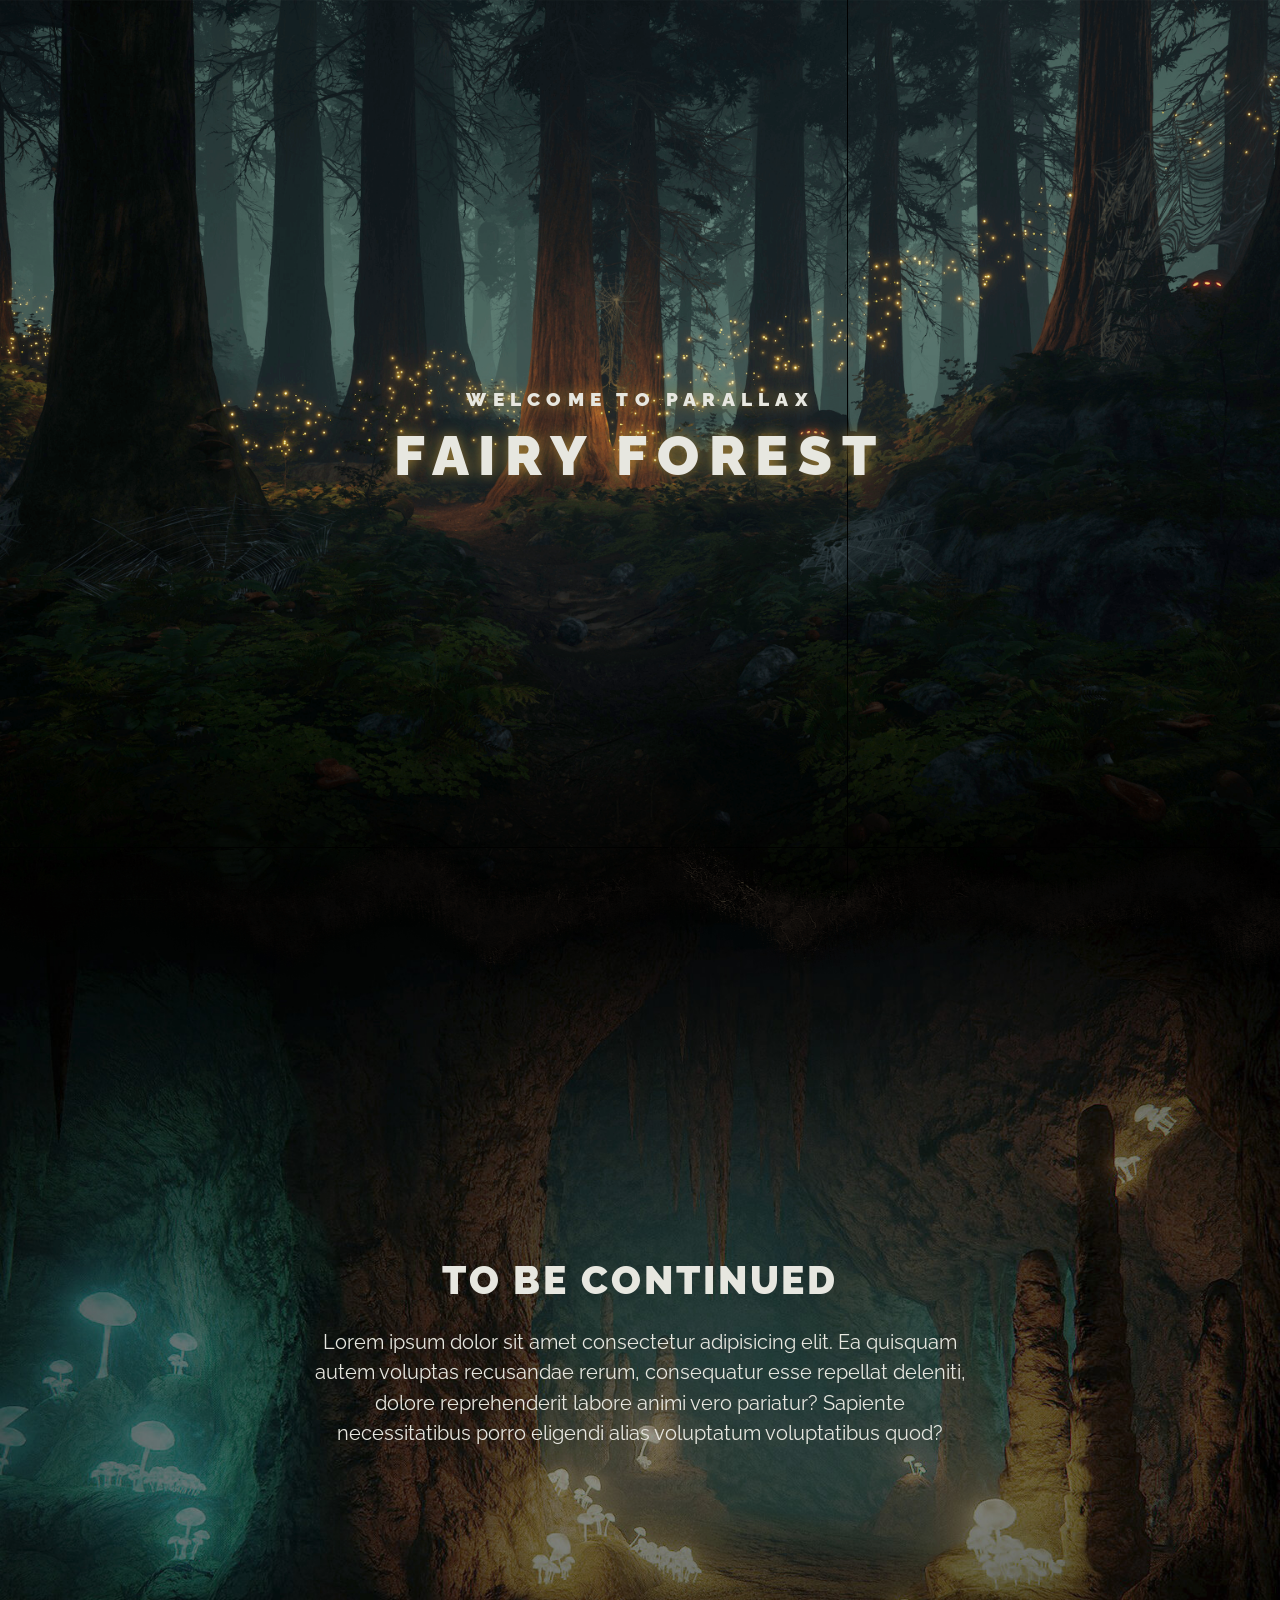
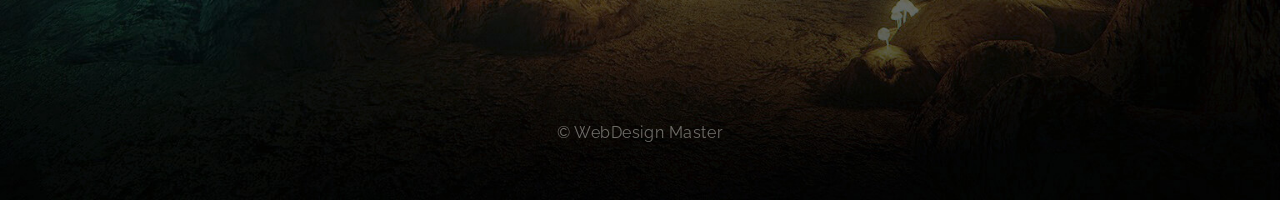
<file: my_projects/fairy_forest/index.html>
<!DOCTYPE html>
<html lang="en">
<head>

    <meta charset="UTF-8">
    <meta http-equiv="X-UA-Compatible" content="IE=edge">
    <meta name="viewport" content="width=device-width, initial-scale=1.0">

    <title>Fairy Forest</title>
    <link rel="manifest" href="/manifest.webmanifest">
    <link rel="icon" href="img/apple-touch-icon.png" sizes="any">
    <link rel="apple-touch-icon" href="img/apple-touch-icon.png">

    <link rel="stylesheet" href="css/style.css">

    <!-- <script src="libs/gsap/gsap.min.js" defer></script>
    <script src="libs/gsap/ScrollTrigger.min.js" defer></script>
    <script src="libs/gsap/ScrollSmoother.min.js" defer></script> -->

    <script src="js/app.js" defer></script>

</head>
<body>

    <div class="wrapper">
        <div class="content">

            <header class="main-header">
                <div class="layers">
                    <div class="layer__header">
                        <div class="layers__caption">Welcome to Parallax</div>
                        <div class="layers__title">Fairy Forest</div>
                    </div>
                    <div class="layer layers__base" style="background-image: url(img/layer-base.png);"></div>
                    <div class="layer layers__middle" style="background-image: url(img/layer-middle.png);"></div>
                    <div class="layer layers__front" style="background-image: url(img/layer-front.png);"></div>
                </div>
            </header>
        
            <article class="main-article" style="background-image: url(img/dungeon.jpg);">
                <div class="main-article__content">
                    <h2 class="main-article__header">To be continued</h2>
                    <p class="main-article__paragraph">Lorem ipsum dolor sit amet consectetur adipisicing elit. Ea quisquam autem voluptas recusandae rerum, consequatur esse repellat deleniti, dolore reprehenderit labore animi vero pariatur? Sapiente necessitatibus porro eligendi alias voluptatum voluptatibus quod?</p>
                </div>
                <div class="copy">© WebDesign Master</div>
            </article>

        </div>
    </div>
    
</body>
<!-- <body>

	<div class="wrapper">
		<div class="content">

			<header class="main-header">
				<div class="layers">
					<div class="layer__header">
						<div class="layers__caption">Welcome to Parallax</div>
						<div class="layers__title">Fairy Forest</div>
					</div>
					<div class="layer layers__base" style="background-image: url(img/layer-base.png);"></div>
					<div class="layer layers__middle" style="background-image: url(img/layer-middle.png);"></div>
					<div class="layer layers__front" style="background-image: url(img/layer-front.png);"></div>
				</div>
			</header>
		
			<article class="main-article" style="background-image: url(img/dungeon.jpg);">
				<div class="main-article__content">
					<h2 class="main-article__header">To be continued</h2>
					<p class="main-article__paragraph">Lorem ipsum dolor sit, amet consectetur adipisicing elit. Omnis error provident dignissimos facere. Repellendus tempore autem qui! Quia magnam tempora esse id necessitatibus corrupti mollitia expedita sapiente cum rerum, ut dicta laboriosam!</p>
				</div>
				<div class="copy">© WebDesign Master</div>
			</article>

		</div>
	</div>

</body> -->
</html>
</file>
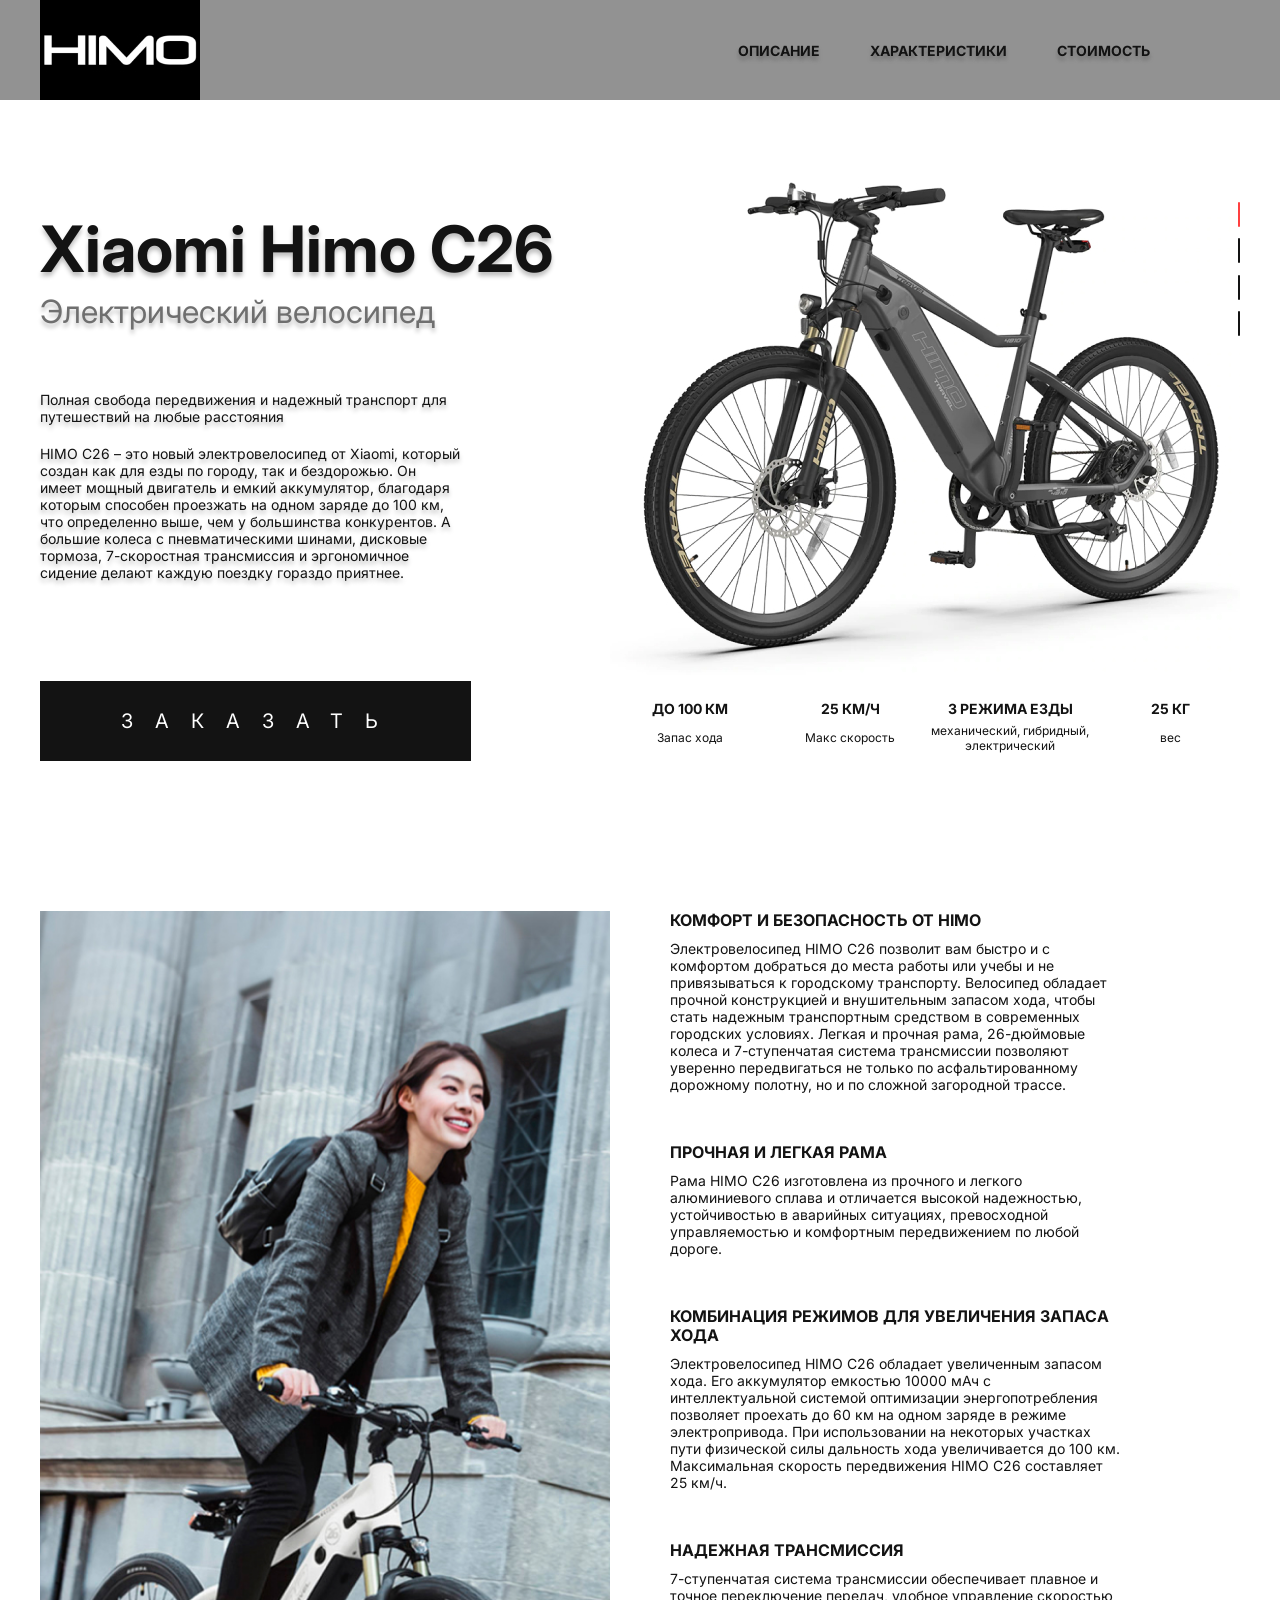
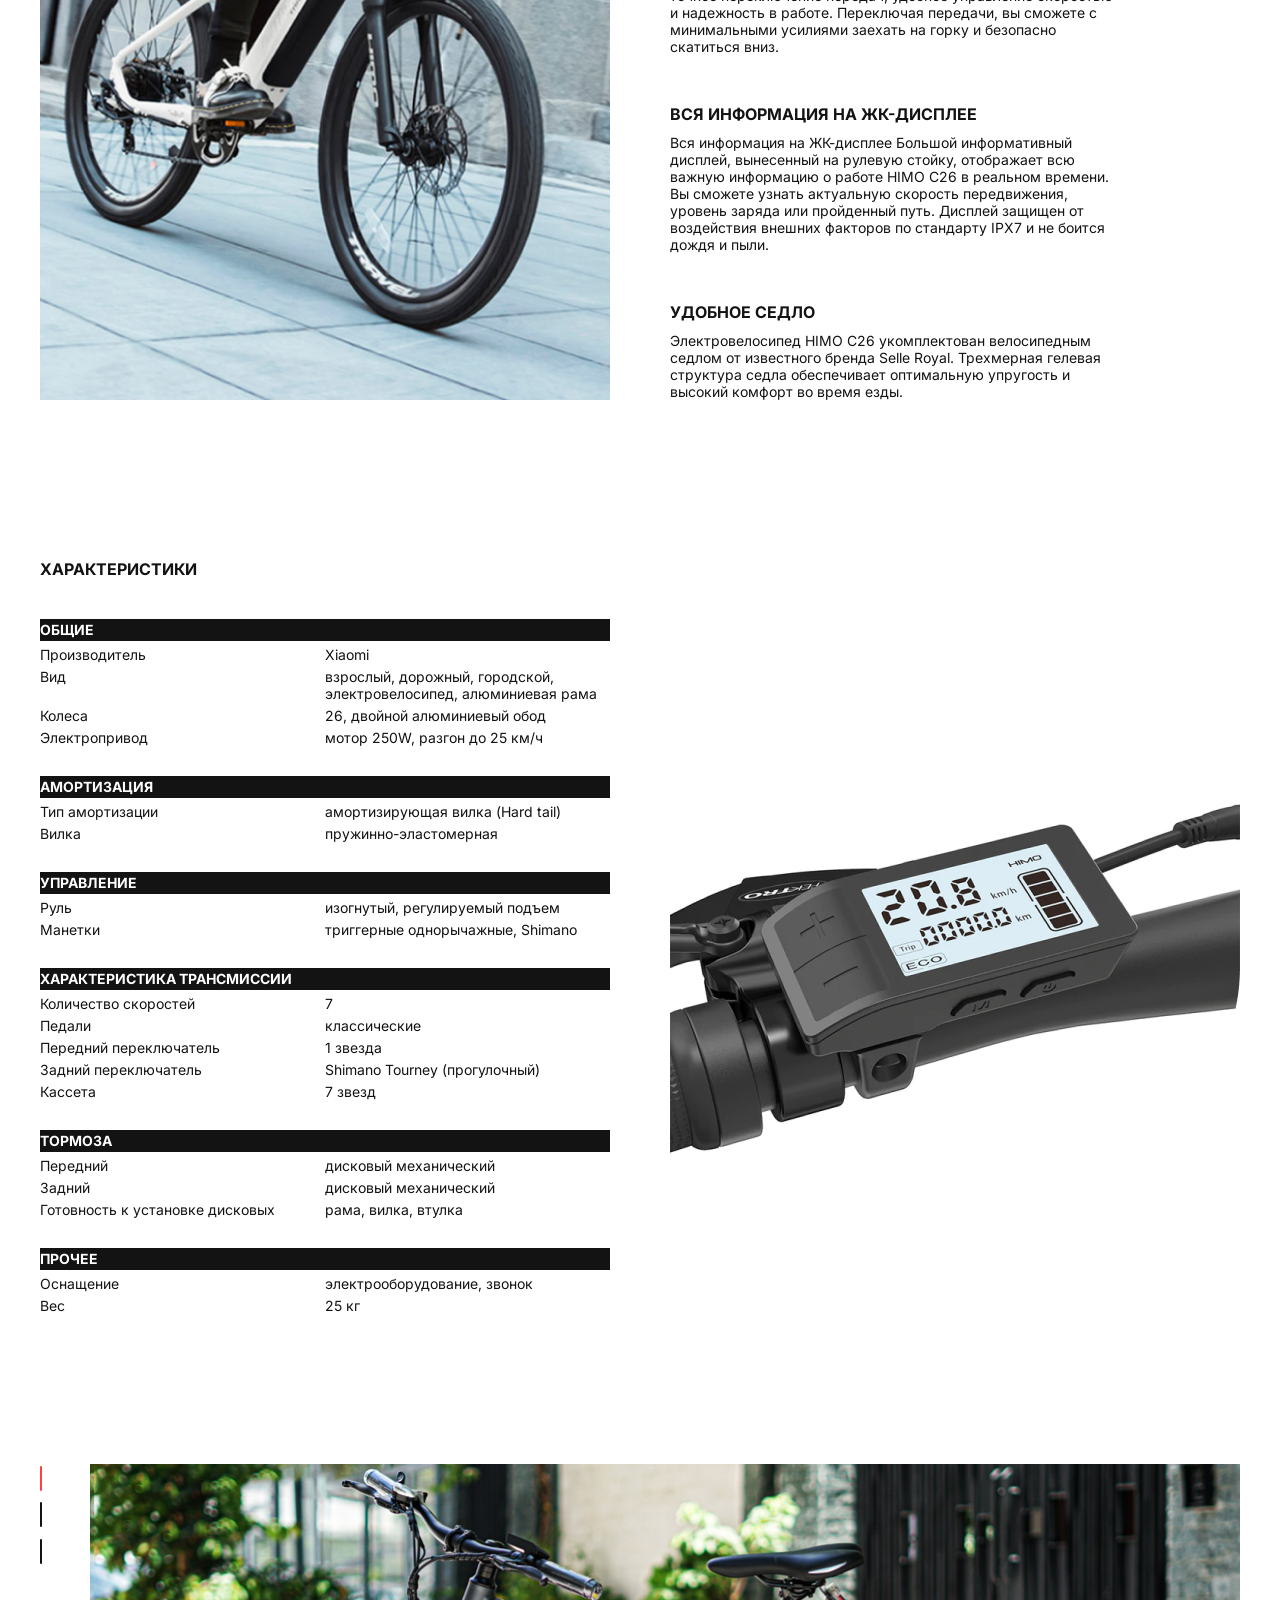
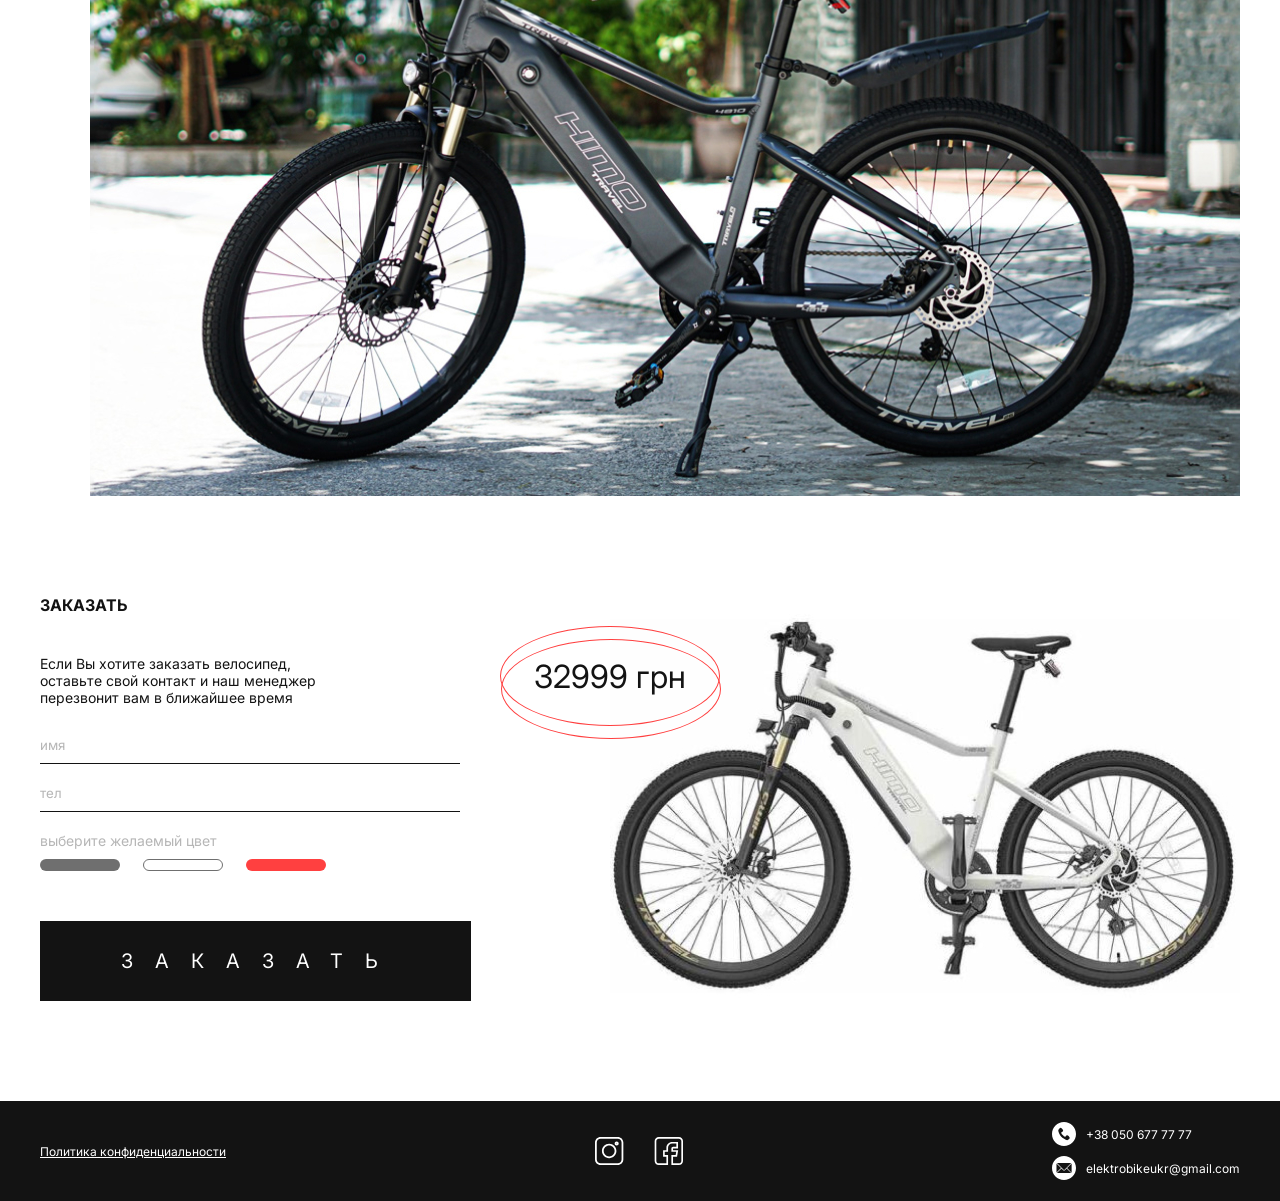
<file: my_projects/xiaomi/index.html>
<!DOCTYPE html>
<html lang="ru">

<head>
    <meta charset="UTF-8">
    <meta http-equiv="X-UA-Compatible" content="IE=edge">
    <meta name="viewport" content="width=device-width, initial-scale=1.0">
    <title>Xiaomi C26</title>
    <link rel="preconnect" href="https://fonts.googleapis.com">
    <link rel="preconnect" href="https://fonts.gstatic.com" crossorigin>
    <link href="https://fonts.googleapis.com/css2?family=Inter:wght@400;700&display=swap" rel="stylesheet">
    <link rel="stylesheet" href="css/slick.css">
    <link rel="stylesheet" href="css/style.css">
</head>

<body>
    <header class="header">
        <div class="container">
            <div class="header__inner">
                <a class="logo" href="#">
                    <img class="logo_img" src="img/logo.jpg" alt="logo">
                </a>
                <div class="header__burger">
                    <span></span>
                </div>
                <nav class="menu">
                    <ul class="menu__list">
                        <li class="menu__item">
                            <a class="menu__link" href="#info">Описание</a>
                        </li>
                        <li class="menu__item">
                            <a class="menu__link" href="#characteristics">Характеристики</a>
                        </li>
                        <li class="menu__item">
                            <a class="menu__link" href="#price">стоимость</a>
                        </li>
                    </ul>
                </nav>
            </div>
        </div>
    </header>

    <section class="bike">
        <div class="container">
            <div class="bike__inner">
                <div class="bike__column">
                    <h1 class="bike__title">Xiaomi Himo C26</h1>
                    <h3 class="bike__subtitle">Электрический велосипед</h3>
                    <p class="bike__text">
                        Полная свобода передвижения и надежный транспорт для путешествий на любые расстояния
                    </p>
                    <p class="bike__text">
                        HIMO C26 – это новый электровелосипед от Xiaomi, который создан как для езды по городу, так и
                        бездорожью. Он имеет мощный двигатель и емкий аккумулятор, благодаря которым способен проезжать
                        на одном заряде до 100 км, что определенно выше, чем у большинства конкурентов. А большие колеса
                        с пневматическими шинами, дисковые тормоза, 7-скоростная трансмиссия и эргономичное сидение
                        делают каждую поездку гораздо приятнее.
                    </p>
                    <a class="bike__link" href="#price">ЗАКАЗАТЬ</a>
                </div>
                <div class="bike__column bike__column-slider">
                    <div class="bike-slider">
                        <img class="bike-slider__item" src="img/bike-1.jpg" alt="">
                        <img class="bike-slider__item" src="img/bike-2.jpg" alt="">
                        <img class="bike-slider__item" src="img/bike-3.jpg" alt="">
                        <img class="bike-slider__item" src="img/bike-4.jpg" alt="">
                    </div>
                    <ul class="bike__list">
                        <li class="bike__list-item">
                            <span class="bike__list-num">до 100 км</span>
                            <span class="bike__list-text">Запас хода</span>
                        </li>
                        <li class="bike__list-item">
                            <span class="bike__list-num">25 км/ч</span>
                            <span class="bike__list-text">Макс скорость</span>
                        </li>
                        <li class="bike__list-item">
                            <span class="bike__list-num">3 режима езды</span>
                            <span class="bike__list-text">механический, гибридный, электрический</span>
                        </li>
                        <li class="bike__list-item">
                            <span class="bike__list-num">25 кг</span>
                            <span class="bike__list-text">вес</span>
                        </li>
                    </ul>
                </div>
            </div>
        </div>
    </section>
    
    <section class="info" id="info">
        <div class="container">
            <div class="info__inner">
                <img class="info__img" src="img/info-img.jpg" alt="info">
                <div class="info__list">
                    <div class="info_item">
                        <h4 class="info__item-title">
                            Комфорт и безопасность от HIMO
                        </h4>
                        <p class="info__item-text">
                            Электровелосипед HIMO C26 позволит вам быстро и с комфортом добраться до места работы или учебы и не привязываться к городскому транспорту. Велосипед обладает прочной конструкцией и внушительным запасом хода, чтобы стать надежным транспортным средством в современных городских условиях. Легкая и прочная рама, 26-дюймовые колеса и 7-ступенчатая система трансмиссии позволяют уверенно передвигаться не только по асфальтированному дорожному полотну, но и по сложной загородной трассе.
                        </p>
                    </div>
                    <div class="info_item">
                        <h4 class="info__item-title">
                            Прочная и легкая рама
                        </h4>
                        <p class="info__item-text">
                            Рама HIMO C26 изготовлена из прочного и легкого алюминиевого сплава и отличается высокой надежностью, устойчивостью в аварийных ситуациях, превосходной управляемостью и комфортным передвижением по любой дороге.
                        </p>
                    </div>
                    <div class="info_item">
                        <h4 class="info__item-title">
                            Комбинация режимов для увеличения запаса хода
                        </h4>
                        <p class="info__item-text">
                            Электровелосипед HIMO C26 обладает увеличенным запасом хода. Его аккумулятор емкостью 10000 мАч с интеллектуальной системой оптимизации энергопотребления позволяет проехать до 60 км на одном заряде в режиме электропривода. При использовании на некоторых участках пути физической силы дальность хода увеличивается до 100 км. Максимальная скорость передвижения HIMO C26 составляет 25 км/ч.
                        </p>
                    </div>
                    <div class="info_item">
                        <h4 class="info__item-title">
                            Надежная трансмиссия
                        </h4>
                        <p class="info__item-text">
                            7-ступенчатая система трансмиссии обеспечивает плавное и точное переключение передач, удобное управление скоростью и надежность в работе. Переключая передачи, вы сможете с минимальными усилиями заехать на горку и безопасно скатиться вниз.
                        </p>
                    </div>
                    <div class="info_item">
                        <h4 class="info__item-title">
                            Вся информация на ЖК-дисплее
                        </h4>
                        <p class="info__item-text">
                            Вся информация на ЖК-дисплее 
                            Большой информативный дисплей, вынесенный на рулевую стойку, отображает всю важную информацию о работе HIMO C26 в реальном времени. Вы сможете узнать актуальную скорость передвижения, уровень заряда или пройденный путь. Дисплей защищен от воздействия внешних факторов по стандарту IPX7 и не боится дождя и пыли.
                        </p>
                    </div>
                    <div class="info_item">
                        <h4 class="info__item-title">
                            Удобное седло
                        </h4>
                        <p class="info__item-text">
                            Электровелосипед HIMO C26 укомплектован велосипедным седлом от известного бренда Selle Royal. Трехмерная гелевая структура седла обеспечивает оптимальную упругость и высокий комфорт во время езды.
                        </p>
                    </div>
                </div>
            </div>
        </div>
    </section>
        
    <section class="characteristics" id="characteristics">
        <div class="container">
            <h4 class="characteristics__head">
                Характеристики
            </h4>
            <div class="characteristics__inner">
                <div class="characteristics__items">
                    <ul class="characteristics__list">
                        <li class="characteristics__title">
                            Общие
                        </li>
                        <li class="characteristics__line">
                            <p class="characteristics__name">Производитель</p>
                            <p class="characteristics_descr">Xiaomi</p>
                        </li>
                        <li class="characteristics__line">
                            <p class="characteristics__name">Вид</p>
                            <p class="characteristics_descr">взрослый, дорожный, городской, электровелосипед, алюминиевая рама</p>
                        </li>
                        <li class="characteristics__line">
                            <p class="characteristics__name">Колеса</p>
                            <p class="characteristics_descr">26, двойной алюминиевый обод</p>
                        </li>
                        <li class="characteristics__line">
                            <p class="characteristics__name">Электропривод</p>
                            <p class="characteristics_descr">мотор 250W, разгон до 25 км/ч</p>
                        </li>
                    </ul>
                    <ul class="characteristics__list">
                        <li class="characteristics__title">
                            амортизация
                        </li>
                        <li class="characteristics__line">
                            <p class="characteristics__name">Тип амортизации</p>
                            <p class="characteristics_descr">амортизирующая вилка (Hard tail)</p>
                        </li>
                        <li class="characteristics__line">
                            <p class="characteristics__name">Вилка</p>
                            <p class="characteristics_descr">пружинно-эластомерная</p>
                        </li>
                    </ul>
                    <ul class="characteristics__list">
                        <li class="characteristics__title">
                            управление
                        </li>
                        <li class="characteristics__line">
                            <p class="characteristics__name">Руль</p>
                            <p class="characteristics_descr">изогнутый, регулируемый подъем</p>
                        </li>
                        <li class="characteristics__line">
                            <p class="characteristics__name">Манетки</p>
                            <p class="characteristics_descr">триггерные однорычажные, Shimano</p>
                        </li>
                    </ul>
                    <ul class="characteristics__list">
                        <li class="characteristics__title">
                            характеристика трансмиссии
                        </li>
                        <li class="characteristics__line">
                            <p class="characteristics__name">Количество скоростей</p>
                            <p class="characteristics_descr">7</p>
                        </li>
                        <li class="characteristics__line">
                            <p class="characteristics__name">Педали</p>
                            <p class="characteristics_descr">классические</p>
                        </li>
                        <li class="characteristics__line">
                            <p class="characteristics__name">Передний переключатель</p>
                            <p class="characteristics_descr">1 звезда</p>
                        </li>
                        <li class="characteristics__line">
                            <p class="characteristics__name">Задний переключатель</p>
                            <p class="characteristics_descr">Shimano Tourney (прогулочный)</p>
                        </li>
                        <li class="characteristics__line">
                            <p class="characteristics__name">Кассета</p>
                            <p class="characteristics_descr">7 звезд</p>
                        </li>
                    </ul>
                    <ul class="characteristics__list">
                        <li class="characteristics__title">
                            тормоза
                        </li>
                        <li class="characteristics__line">
                            <p class="characteristics__name">Передний</p>
                            <p class="characteristics_descr">дисковый механический</p>
                        </li>
                        <li class="characteristics__line">
                            <p class="characteristics__name">Задний</p>
                            <p class="characteristics_descr">дисковый механический</p>
                        </li>
                        <li class="characteristics__line">
                            <p class="characteristics__name">Готовность к установке дисковых</p>
                            <p class="characteristics_descr">рама, вилка, втулка </p>
                        </li>
                    </ul>
                    <ul class="characteristics__list">
                        <li class="characteristics__title">
                            прочее
                        </li>
                        <li class="characteristics__line">
                            <p class="characteristics__name">Оснащение</p>
                            <p class="characteristics_descr">электрооборудование, звонок</p>
                        </li>
                        <li class="characteristics__line">
                            <p class="characteristics__name">Вес</p>
                            <p class="characteristics_descr">25 кг</p>
                        </li>
                    </ul>
                </div>
                <img class="characteristics__img" src="img/charact-img.jpg" alt="picture speed">
            </div>
        </div>
    </section>
    
    <div class="slider">
        <div class="container">
            <div class="slider__midle">

                <div class="slider__items">
                    <div class="slider__item">
                        <img class="slider__img" src="img/slider_1.jpg" alt="" >
                    </div>
                    <div class="slider__item">
                        <img class="slider__img" src="img/slider_2.jpg" alt="" >
                    </div>
                    <div class="slider__item">
                        <img class="slider__img" src="img/slider_3.jpg" alt="" >
                    </div>
                </div>
            </div>
        </div>
    </div>
    
    <section class="price" id="price">
        <div class="container">
            <div class="price__inner">
                <h4 class="form__title">
                    Заказать
                </h4>
                <form class="form" action="#">
                    <p class="form__text">
                        Если Вы хотите заказать велосипед, оставьте свой контакт и наш менеджер перезвонит вам в ближайшее время
                    </p>
                    <input class="form__input-name" type="text" placeholder="имя">
                    <input class="form__input-phone" type="text" placeholder="тел">
                    <p class="form__input-text">
                        выберите желаемый цвет
                    </p>
                    <div class="form__label-box">
                        <label class="form__label">
                            <input class="form__input-radio" type="radio" name="radio">
                            <div class="form__bike">
                                <img class="form__bike-img" src="img/price-img_grey.jpg" alt="">
                                <p class="form__bike-price"><span>33999 грн</span></p>
                            </div>
                            <div class="form__radio-style form__radio-style--grey"></div>
                        </label>
                        <label class="form__label">
                            <input class="form__input-radio" type="radio" name="radio" checked>
                            <div class="form__bike">
                                <img class="form__bike-img" src="img/price-img_white.jpg" alt="">
                                <p class="form__bike-price"><span>32999 грн</span></p>
                            </div>
                            <div class="form__radio-style form__radio-style--white"></div>
                        </label>
                        <label class="form__label">
                            <input class="form__input-radio" type="radio" name="radio">
                            <div class="form__bike">
                                <img class="form__bike-img" src="img/price-img_red.jpg" alt="">
                                <p class="form__bike-price"><span>35999 грн</span></p>
                            </div>
                            <div class="form__radio-style form__radio-style--red"></div>
                        </label>
                    </div>
                    <button class="form__btn" type="submit">Заказать</button>
                </form>
            </div>
        </div>
    </section>
<!--
    <section class="jump">
        <div class="container">
            <div class="jump__inner">
                <div class="jump__label-box">
                    <label class="jump__label">
                        <input class="jump__input-radio" type="radio" name="radio">
                        <div class="jump__bike">
                            <img class="jump__bike-img" src="img/slider_1.jpg" alt="">
                        </div>
                        <div class="jump__radio-style"></div>
                    </label>
                    <label class="jump__label">
                        <input class="jump__input-radio" type="radio" name="radio" checked>
                        <div class="jump__bike">
                            <img class="jump__bike-img" src="img/slider_2.jpg" alt="">
                        </div>
                        <div class="jump__radio-style"></div>
                    </label>
                    <label class="jump__label">
                        <input class="jump__input-radio" type="radio" name="radio">
                        <div class="jump__bike">
                            <img class="jump__bike-img" src="img/slider_3.jpg" alt="">
                        </div>
                        <div class="jump__radio-style"></div>
                    </label>
                </div>
            </div>
        </div>
    </section>
-->
    <footer class="footer">
        <div class="container">
            <div class="footer__inner">
                <a class="footer__link" href="#">Политика конфиденциальности</a>
                <div class="footer__social">
                    <a class="footer__social-link" href="#">
                        <img class="footer__social-img" src="img/instagram.svg" alt="">
                    </a>
                    <a class="footer__social-link" href="#">
                        <img class="footer__social-img" src="img/facebook.svg" alt="">
                    </a>
                </div>
                <div class="footer__contacts">
                    <a class="footer__contacts-link" href="tel:+380506777777">
                        <img class="footer_contacts-img" src="img/phone.svg" alt="">
                        <span>+38 050 677 77 77</span>
                    </a>
                    <a class="footer__contacts-link" href="mailto:elektrobikeukr@gmail.com">
                        <img class="footer_contacts-img" src="img/email.svg" alt="">
                        <span>elektrobikeukr@gmail.com
                        </span>
                    </a>
                </div>
            </div>
        </div>
    </footer>


    <script src="https://ajax.googleapis.com/ajax/libs/jquery/3.6.3/jquery.min.js"></script>
    <script src="js/slick.min.js"></script>
    <script src="js/main.js"></script>

</body>

</html>
</file>
<file: my_projects/fairy_forest/css/style.css>
*{
    margin: 0;
    padding: 0;
    box-sizing: border-box;
}

:root{
    --index: calc(1vw + 1vh);
    --text: #e7e7e0;
    /* --transition: transform .75s cubic-bezier(.075, .5, 0, 1); */
}

@font-face {
    font-family: raleway_f;
    src: url(../fonts/raleway-regular.woff2);
}

@font-face {
    font-family: raleway_f;
    src: url(../fonts/raleway-black.woff2);
    font-weight: 900;
}

body{
    background-color: #010101;
    font-family: raleway_f, sans-serif;
    line-height: 1.55;
}

.main-header {
    position: relative;
}

.main-header::after{
    content: '';
    position: absolute;
    z-index: 100;
    width: 100%;
    height: calc(var(--index) * 10);
    background-image: url(../img/ground.png);
    background-size: cover;
    background-repeat: no-repeat;
    background-position: center;
    bottom: calc(var(--index) * -4.5);
}

.layers {
    height: 100vh;
    display: flex;
    align-items: center;
    justify-content: center;
    text-align: center;
    overflow: hidden;
    position: relative;
}

.layer__header {
    z-index: 1;
    transform: translate3d(0, calc(var(--scrollTop) / 2), 0);
    /* transition: var(--transition); */
    will-change: transform;
    text-transform: uppercase;
    font-weight: 900;
    color: var(--text);
    text-shadow: 0 0 15px #9e7d35;
}

.layers__caption {
    font-size: calc(var(--index)/1.175);
    letter-spacing: calc(var(--index)/3.5);
    margin-top: calc(var(--index) * -.75);
}
.layers__title {
    font-size: calc(var(--index)*2.5);
    letter-spacing: calc(var(--index)/2.25);
}

.layer {
    height: 100%;
    width: 100%;
    position: absolute;
    background-size: cover;
    background-position: center;
    will-change: transform;
    z-index: 2;
    /* transition: var(--transition); */
}

.layers__base {
    transform: translate3d(0, calc(var(--scrollTop) / 1.6), 0);
    z-index: 0;
}

.layers__middle {
    transform: translate3d(0, calc(var(--scrollTop) / 2.5), 0);
}

.layers__front {
    transform: translate3d(0, calc(var(--scrollTop) / 5.7), 0);
}

.main-article {
    --main-article-transform: translate3d(0, calc(var(--scrollTop) / -7.5), 0);
    min-height: 100vh;
    background-size: cover;
    background-position: center;
    color: var(--text);
    display: flex;
    justify-content: center;
    align-items: center;
    position: relative;
    text-align: center;

}
.main-article__header {
    text-transform: uppercase;
    font-size: calc(var(--index) * 1.8);
    letter-spacing: calc(var(--index) / 7.5);
    transform: var(--main-article-transform);
    /* transition: var(--transition); */
    will-change: transform;
}

.main-article__paragraph {
    max-width: calc(var(--index) * 30);
    font-size: calc(var(--index) * .9);
    margin-top: calc(var(--index) / 1.25);
    transform: var(--main-article-transform);
    /* transition: var(--transition); */
    will-change: transform;
}
/* .main-article__content {
} */
.copy {
    position: absolute;
    bottom: calc(var(--index) * 2.5);
    opacity: .45;
    font-size: calc(var(--index) * .75);
    letter-spacing: calc(var(--index) / 37.5);
}
/* .content{
    will-change: transform;
} */
</file>
<file: my_projects/xiaomi/css/style.css>
/*?Онулення*/
* {
	padding: 0;
	margin: 0;
	border: 0;
}

*,
*:before,
*:after {
	-moz-box-sizing: border-box;
	-webkit-box-sizing: border-box;
	box-sizing: border-box;
}

:focus,
:active {
	outline: none;
}

a:focus,
a:active {
	outline: none;
}

nav,
footer,
header,
aside {
	display: block;
}

html,
body {
	height: 100%;
	width: 100%;
	font-size: 100%;
	line-height: 1;
	font-size: 14px;
	-ms-text-size-adjust: 100%;
	-moz-text-size-adjust: 100%;
	-webkit-text-size-adjust: 100%;
}

input,
button,
textarea {
	font-family: inherit;
}

input::-ms-clear {
	display: none;
}

button {
	cursor: pointer;
}

button::-moz-focus-inner {
	padding: 0;
	border: 0;
}

a,
a:visited {
	text-decoration: none;
}

a:hover {
	text-decoration: none;
}

ul li {
	list-style: none;
}

img {
	vertical-align: top;
}

h1,
h2,
h3,
h4,
h5,
h6 {
	font-size: inherit;
	font-weight: 400;
}

/*?--------------------*/

html {
	/* scroll-behavior: smooth; */
}

ul {
	margin: 0;
	list-style: none;
}

li {
	padding-left: 0;
}

a {
	text-decoration: none;
	color: inherit;
}

body {
	font-family: 'Inter', sans-serif;
	font-weight: 400;
	font-size: 14px;
	line-height: 17px;
	color: #131313;
}

/*! header */

.header {
	position: fixed;
	width: 100%;
	background-color: #6f6f6fc0;
	z-index: 50;
}



.container {
	max-width: 1220px;
	padding: 0 10px;
	margin: 0 auto;
}

.header__inner {
	display: flex;
	justify-content: space-between;
	align-items: center;
}

.logo {
	z-index: 3;
}

.logo_img {
	
}

.menu {
	margin-right: 70px;
	/* z-index: 3; */
}

.menu__list {
	display: flex;
	

}

.menu__item +.menu__item {
	padding-left: 10px;


}

.menu__link {
	text-transform: uppercase;
	font-weight: 700;
	text-shadow: 0px 4px 4px rgba(0, 0, 0, 0.25);
	padding: 43px 20px;
	transition: all .3s;

}

.menu__link:hover {
	background-color: #131313;
	color: #fff;

}

/*! section bike*/

.bike {
	padding: 150px 0 10px;
}

.container {}

.bike__inner {
	display: flex;
	justify-content: space-between;
}

.bike__column {}

.bike__column-slider {
	flex-basis: 630px;
	margin-left: 30px;
	max-width: 630px;

}

.bike__title {
	font-weight: 700;
	font-size: 64px;
	text-shadow: 0px 4px 4px rgba(0, 0, 0, 0.25);
	line-height: 77px;
	margin: 60px 0 5px;
}

.bike__subtitle {
	margin: 0 0 60px;
	font-weight: 400;
	font-size: 32px;
	text-shadow: 0px 4px 4px rgba(0, 0, 0, 0.25);
	line-height: 39px;
	color: #6F6F6F;
}

.bike__text {
	text-shadow: 0px 4px 4px rgba(0, 0, 0, 0.25);
	max-width: 420px;
	margin-bottom: 20px;
}

.bike__link {
	margin-top: 80px;
	display: inline-block;
	background-color: #131313;
	color: #fff;
	padding: 28px 71px 28px 81px;
	font-weight: 400;
	font-size: 20px;
	line-height: 24px;
	letter-spacing: 1.1em;
	text-transform: uppercase;
	transition: all .3s;
}

.bike__link:hover {
	background-color: #FF4040;
}

/** стилізація кнопок слайдера */
/*! слайдер */
.bike-slider .slick-dots {
	right: 0;
	top: 50px;

}

.slick-dots {
	position: absolute;
}

.slick-dots li+li {
	padding-top: 10px;
}

.slick-dots button {
	font-size: 0;
	padding: 0;
	border: none;
	background-color: #131313;
	width: 2px;
	height: 25px;
	border-radius: 7px;
	cursor: pointer;
	transition: all .3s;
}

.slick-dots button:hover,
.slick-active button {
	background-color: #FF4040;
}

/** ====================== */

.bike-slider__item {}

.bike__list {
	margin-top: 25px;
	display: flex;
	justify-content: space-around;
}

.bike__list-item {
	min-width: 160px;
	display: flex;
	flex-direction: column;
	align-items: center;
	text-align: center;
	min-height: 58px;
}

.bike__list-num {
	font-weight: 700;
	text-transform: uppercase;
}

.bike__list-text {
	font-weight: 400;
	font-size: 12px;
	line-height: 15px;
	margin: auto 0;
}

/*! section info */

.info {
	padding-top: 140px;
	margin-bottom: 10px;
}

.container {}

.info__inner {
	display: flex;
}

.info__img {
	margin-right: 60px;
	flex-basis: 570px;
	object-fit: cover;
}

.info__list {
	flex-basis: 490px;
}

.info_item+.info_item {
	padding-top: 50px;

}

.info__item-title {
	margin: 0 0 10px;
	font-weight: 700;
	font-size: 16px;
	line-height: 19px;
	text-transform: uppercase;
	color: #131313;

}

.info__item-text {
	max-width: 450px;
}

/*! section characteristics */

.characteristics {
	padding-top: 150px;
	margin-bottom: 150px;
}

.container {}

.characteristics__head {
	margin: 0 0 40px;
	font-size: 16px;
	font-weight: 700;
	line-height: 19px;
	text-transform: uppercase;

}

.characteristics__inner {
	display: flex;
}

.characteristics__items {
	flex-basis: 570px;
	margin-right: 60px;
}

.characteristics__list+.characteristics__list {
	padding-top: 30px;
}

.characteristics__list {}

.characteristics__title {
	padding: 2px 0 3px;
	text-transform: uppercase;
	background-color: #131313;
	color: #fff;
	font-weight: 700;
}

.characteristics__line {
	display: flex;
	padding-top: 5px;
}

.characteristics__name {
	flex-basis: 285px;
	padding-right: 25px;
}

.characteristics_descr {
	flex-basis: 285px;
}

.characteristics__img {
	align-self: center;
}

/*! slider */

.slider {
	margin-bottom: 100px;
}

.container {}

.slider__items .slick-dots {
	top: 0;
	left: 0;
}

.slider__item {
	padding-left: 50px;
}

.slider__img {}

/*! section jump */

.jump {
	height: 580px;
	margin-bottom: 100px;
}
.container {

}
.jump__inner {
		
}
.jump__label-box {
	position: relative;
}
.jump__label {
	display: flex;
	margin-bottom: 35px;
}

.jump__input-radio {
	position: absolute;
	width: 1px;
	height: 1px;
	overflow: hidden;
	clip: rect(0 0 0 0);
	
}

.jump__input-radio:checked + .jump__bike {
	display: block;
	
}


.jump__bike {
	display: none;	
	position: absolute;	
	max-width: 1150px;
	max-height: 580px;
	overflow: hidden;
	padding-left: 50px;
	top: 0;
	right: 0;
	
}

.jump__bike-img {

}

.jump__radio-style {
	position: absolute;
	font-size: 0;
	padding: 0;
	border: none;
	background-color: #131313;
	width: 3px;
	height: 25px;
	border-radius: 7px;
	cursor: pointer;
	transition: all .3s;
	left: 0;
}

.jump__radio-style + .jump__radio-style {
	margin-bottom: 10px;
}

.jump__radio-style:hover,
.jump__radio-style:active {
	background-color: #FF4040;
}

/*! section price */

.price {
	margin-bottom: 100px;
}

.conteainer {}

.price__inner {
	position: relative;
}

.form {
	max-width: 420px;
}

.form__title {
	margin-bottom: 40px;
	font-size: 16px;
	font-weight: 700;
	line-height: 19px;
	text-transform: uppercase;

}

.form__text {
	max-width: 300px;
	margin-bottom: 30px;
}

/* стилізація підкреслення полів введення */
.form__input-name,
.form__input-phone {
	width: 100%;
	border: none;
	border-bottom: 1px solid #131313;
	padding-bottom: 10px;
	margin-bottom: 20px;
	outline: none;
}

/* стлізація полів введення в середені */
.form__input-name::placeholder,
.form__input-phone::placeholder,
.form__input-text {
	color: #6F6F6F;
	opacity: 0.5;
}

/* =================================== */

.form__input-text {
	margin-bottom: 10px;
}

.class__text {}

/* розставляємо чекбокси в рядок */
.form__label-box {
	display: flex;
	margin-bottom: 50px;
}

.form__label+.form__label {
	margin-left: 23px;

}

/* ============================== */

/* ховаємо кастомні чекбокси */
.form__input-radio {
	position: absolute;
	width: 1px;
	height: 1px;
	overflow: hidden;
	clip: rect(0 0 0 0);
}

/* показуємо вибраний малюнок та ціну */
.form__input-radio:checked+.form__bike {
	display: block;
}

/* ховаємо не вибрані малюнки та ціни */
.form__bike {
	display: none;
	position: absolute;
	top: 0;
	right: 0;
}

/* ============================== */

.form__bike-img {}

/* стилізація ціни та еліпсів */
.form__bike-price {
	font-size: 32px;
	position: absolute;
	top: 30px;
	left: 0;
	right: 0;
	width: 220px;
	height: 100px;
	display: flex;
	justify-content: center;
	align-items: center;
	border: 1px solid #FF4040;
	border-radius: 50%;
	transform: translateX(-50%);

}

.form__bike-price::after {
	content: "";
	position: absolute;
	width: 220px;
	height: 100px;
	border: 1px solid #FF4040;
	border-radius: 50%;
	top: 12px;
	left: 0;
}

/* ============================= */

/* стилізація чекбоксів */
.form__radio-style {
	border-radius: 30px;
	width: 80px;
	height: 12px;
}

.form__radio-style--grey {
	background: #6F6F6F;
}

.form__radio-style--white {
	background: #fff;
	border: 1px solid #6F6F6F;
}

.form__radio-style--red {
	background: #FF4040;
}

/* ============================== */

.form__btn {
	background-color: #131313;
	padding: 28px 71px 28px 81px;
	border: none;
	color: #fff;
	text-transform: uppercase;
	font-size: 20px;
	line-height: 24px;
	letter-spacing: 1.1em;
	cursor: pointer;
	transition: all .3s;
}

.form__btn:hover {
	background-color: #FF4040;
}

/*! footer  */

.footer {
	background-color: #131313;
}

.container {}

.footer__inner {
	display: flex;
	justify-content: space-between;
	align-items: center;
	height: 100px;

}

.footer__link {
	color: #fff;
	text-decoration: underline;
	font-size: 12px;
	line-height: 15px;

}

.footer__social {}

.footer__social-link+.footer__social-link {
	margin-left: 26px;
}

.footer__social-img {}

.footer__contacts {
	color: #fff;
	font-size: 12px;
	line-height: 15px;
}

.footer__contacts-link {
	display: flex;
	align-items: center;
}

.footer__contacts-link+.footer__contacts-link {
	margin-top: 10px;
}

.footer_contacts-img {
	margin-right: 10px;
}

@media(max-width: 1140px) {
	.form__bike-img {
		width: 500px;
	}
	.form__bike {
		top: 45px;
	}

}


@media(max-width: 1110px) {
	.bike__inner{
		flex-wrap: wrap;
	}
	.bike__text{
		max-width: 100%;
	}
	.bike{
		padding: 70px 0 0 0;
	}
	.slider__item{
		padding-left: 10px;
	}
	.slider__img{
		object-fit: cover;
		height: 480px;
		margin: 0 auto;
	}
	.bike__link{
		margin-top: 30px;
	}
	.bike__column{
		margin-bottom: 30px;
	}
	.bike__column-slider{
		max-width: 100%;
		margin-left: 0;
	}
	.bike__title{
		text-align: center;
	}
	.bike__subtitle{
		text-align: center;
	}
	.bike__link{
		display: block;
		max-width: 420px;
		margin: 0 auto;
		text-align: center;
	}
	.info__img{
		display: none;
	}
	.info__list{
		flex-basis: 100%;
	}
	.info__item-text{
		max-width: 100%;
	}
	.info{
		padding-top: 25px;
		margin-bottom: 50px;
	}
	.characteristics {
		padding-top: 25px;
		margin-bottom: 100px;
	}
	.price {
		margin-bottom: 50px;
	}

}


@media(max-width: 991px) {
	.bike__title{
		margin-top: 40px;
	}
	.menu {
		margin-right: 0;
	}
	.characteristics__inner{
		flex-wrap: wrap;
	}
	.characteristics__img{
		order: -1;
		width: 70%;
		margin:0 auto;
		padding-bottom: 30px;
	}
	.characteristics__head{
		text-align: center;
	}
	.characteristics__items {
		flex-basis: 100%;
		margin-right: 0px;
	}
	.characteristics__name{
		flex-basis: 50%;
	}
	.characteristics__descr{
		flex-basis: 50%;
	}
	.slider__img{
		margin: 0 auto;
		height: 400px;
	}
	.form__title {
		text-align: center;
	}
	.form{
		margin: 0 auto;
	}
	.form__label-box {
		margin-bottom: 300px;
	}
	.form__bike {
		top: auto;
		right: auto;
		bottom: 85px;
		left: 0;
		margin-left: 10%;
		
	}
	.form__bike-img{
		width: 430px;
	}

	.form__bike-price {
		top: 0;
		left: auto;
		right: 0;
		color: #131313;
		text-shadow: 2px 2px  4px #131313;
		transform: translateX(100%);
	}

}

@media(max-width: 780px) {
	body.lock{
		overflow: hidden;
	}

	.form__bike-price {
		right: 50px;
	}
	.form__bike-img{
		width: 400px;
	}

	.header{
		height: 50px;
	}

	.header::before {
		content: "";
		position: absolute;
		width: 100%;
		height: 100%;
		top: 0;
		left: 0;
		background-color: #6F6F6F;
		z-index: 2;
	}

	.logo_img{
		height: 50px;
	}

	.header__burger {
		display: block;
		position: relative;
		width: 30px;
		height: 20px;
		z-index: 3;
	}

	.header__burger span{
		position: absolute;
		background-color: #fff;
		left: 0;
		width: 100%;
		height: 2px;
		top: 9px;
		transition: all .3s;
	}

	.header__burger::before, 
	.header__burger::after {
		content: "";
		background-color: #fff;
		position: absolute;
		width: 100%;
		height: 2px;
		left: 0;
		transition: all .3s;
	}
	.header__burger::before {
		top: 0;
	} 
	.header__burger::after {
		bottom: 0;
	}

	.header__burger.active::before {
		transform: rotate(45deg);
		top: 9px;
	} 
	.header__burger.active::after {
		transform: rotate(-45deg);
		bottom: 9px;
	}

	.header__burger.active span{
		transform: scale(0);
	}



	.menu {
		position: fixed;
		top: -100%;
		left: 0;
		width: 100%;
		height: 100%;
		overflow: auto;
		background-color: #FFFFFF;
		background-image: linear-gradient(180deg, #6f6f6f, #6f6f6f00);
		padding: 70px 0px 0px 10px;
		transition: all .5s;
	}

	.menu.active {
		top: 0;
	}

	.menu {
		top: -100%;
	}


	.menu__list{
		display: block;
	}
	.menu__item + .menu__item {
		padding-left: 0;
	}
	.menu__list li{
		margin: 0 0 20px 0;
	}

	.menu__link{
		padding: 10px 10px;
	}


}

@media(max-width: 670px) {
	.bike__title {
		font-weight: 700;
		font-size: 44px;
		line-height: 57px;
		margin: 20px 0 5px;
	}
	.bike__subtitle {
		margin: 0 0 30px;
		font-size: 22px;
		line-height: 29px;
	}
	.bike__list{
		flex-wrap: wrap;
	}
	.bike__list-item{
		width: 50%;
		margin-bottom: 15px;

	}
	.slider__img{
		height: 300px;
	}

	.form__bike-img{
		width: 380px;
	}
	.form__bike-price {
		font-size: 25px;
		width: 180px;
		height: 80px;
	}
	.form__bike-price::after {
		width: 180px;
		height: 80px;
	}

}

@media(max-width: 640px) {
	/* .header__inner{
		display: block;
		text-align: center;
	}
	.menu {
		margin-top: 50px;
	}
	.menu__list{
		justify-content: space-evenly;
	}
	.menu__item + .menu__item{
		padding-left: 0;
	}
	.menu__link{
		padding: 25px 20px;
	} */
	.info_item+.info_item {
		padding-top: 25px;
	}
	.slider__img{
		height: 250px;
	}
	
	.form__bike-price {
		transform: translateX(75%);
	}
	.form__label-box{
		margin-bottom: 280px;
	}
}

@media(max-width: 580px) {
	.form__bike {
		top: auto;
		right: auto;
		bottom: 85px;
		left: 0;
		margin-left: 5%;
		
	}
	.form__bike-price {
		font-size: 18px;
		width: 110px;
		height: 45px;
		transform: translate(-220%);
	}
	.form__bike-price::after {
		top: 6px;
		width: 110px;
		height: 45px;
	}
	.form__bike-img{
		width: 380px;
	}
	.footer__inner{
		display: block;
		height: auto;
		padding: 15px 0;
		text-align: center;
	}
	.footer__social{
		padding: 15px 0;
	}
	.footer__contacts{
		display: flex;
		flex-direction: column;
		align-items: center;
	}
}

@media(max-width: 460px) {
	.menu__list{
		justify-content: space-between;
	}
	/* .menu__link{
		padding: 25px 0px;
	} */
	.price__inner{
		text-align: center;
	}
	.form__text{
		max-width: 100%;
	}
	.bike__link, .form__btn{
		padding: 15px 20px 15px 30px;
		letter-spacing: .9em;
	}
	.bike__link{
		margin-left: 5%;
		margin-right: 5%;
	}
	.slider{
		display: none;
	}
	.characteristics{
		margin-bottom: 60px;
	}
	.form__title{
		margin-bottom: 25px;
	}
	.form__bike {
		bottom: 65px;
		margin-left: 15%;
		
	}
	.form__bike-img{
		width: 250px;
	}
	.form__bike-price {
		transform: translate(-130%);
	}
	.form__label-box{
		margin-bottom: 190px;
	}
	
}

@media(max-width: 350px) {
	.characteristics__name{
		flex-basis: 100%;
	}
	/* .menu{
		margin-top: 30px;
	}
	.menu__link{
		font-size: 12px;
	} */
	.form__bike-price {
		transform: translate(-130%);
	}
	.bike__link, .form__btn{
		padding: 15px 15px 15px 20px;
		letter-spacing: .9em;
		margin-left: 0.5%;
		margin-right: 0.5%;
	}

}
</file>
